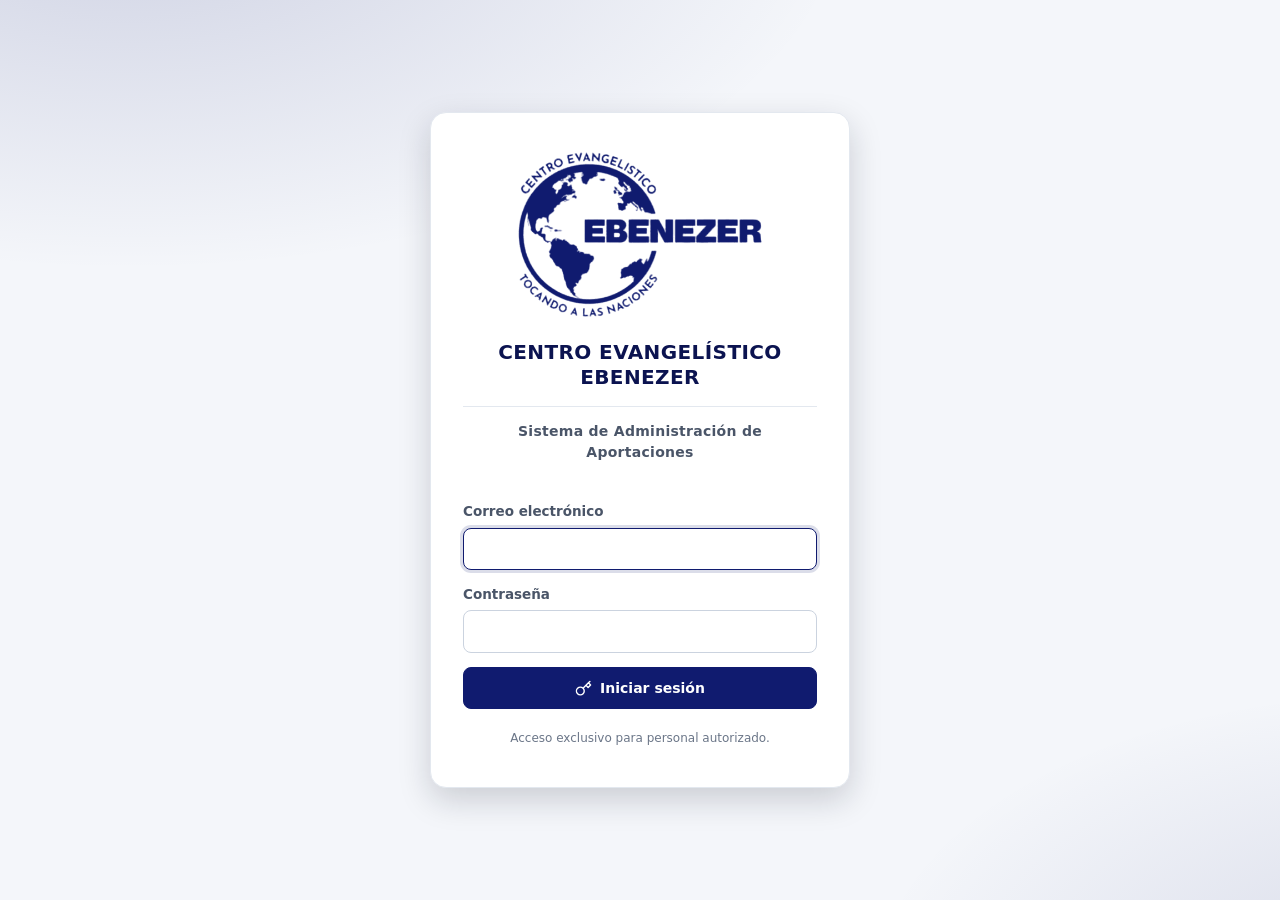
<file: index.html>
<!doctype html>
<html lang="es">
<head>
  <meta charset="utf-8">
  <meta name="viewport" content="width=device-width, initial-scale=1">
  <meta http-equiv="Content-Security-Policy" content="default-src 'self'; script-src 'self'; style-src 'self' 'unsafe-inline'; img-src 'self' data: blob: https://*.supabase.co; connect-src 'self' https://*.supabase.co wss://*.supabase.co; frame-src 'self' blob:; object-src 'self' blob:; base-uri 'self'; form-action 'self'">
  <meta name="referrer" content="no-referrer">
  <meta name="robots" content="noindex, nofollow">
  <title>Sistema de Administración de Aportaciones · Centro Evangelístico Ebenezer</title>
  <link rel="icon" href="assets/icono.png" type="image/png">
  <link rel="stylesheet" href="css/styles.css">
  <script src="vendor/supabase.js"></script>
  <script src="vendor/jspdf.umd.min.js"></script>
  <script src="vendor/jspdf.plugin.autotable.min.js"></script>
  <script type="module" src="js/app.js"></script>
</head>
<body>
  <div id="app" aria-live="polite">
    <div class="pantalla-carga"><div class="spinner" aria-hidden="true"></div><p>Cargando…</p></div>
  </div>
  <div id="avisos" class="avisos" role="status" aria-live="polite"></div>
</body>
</html>
</file>
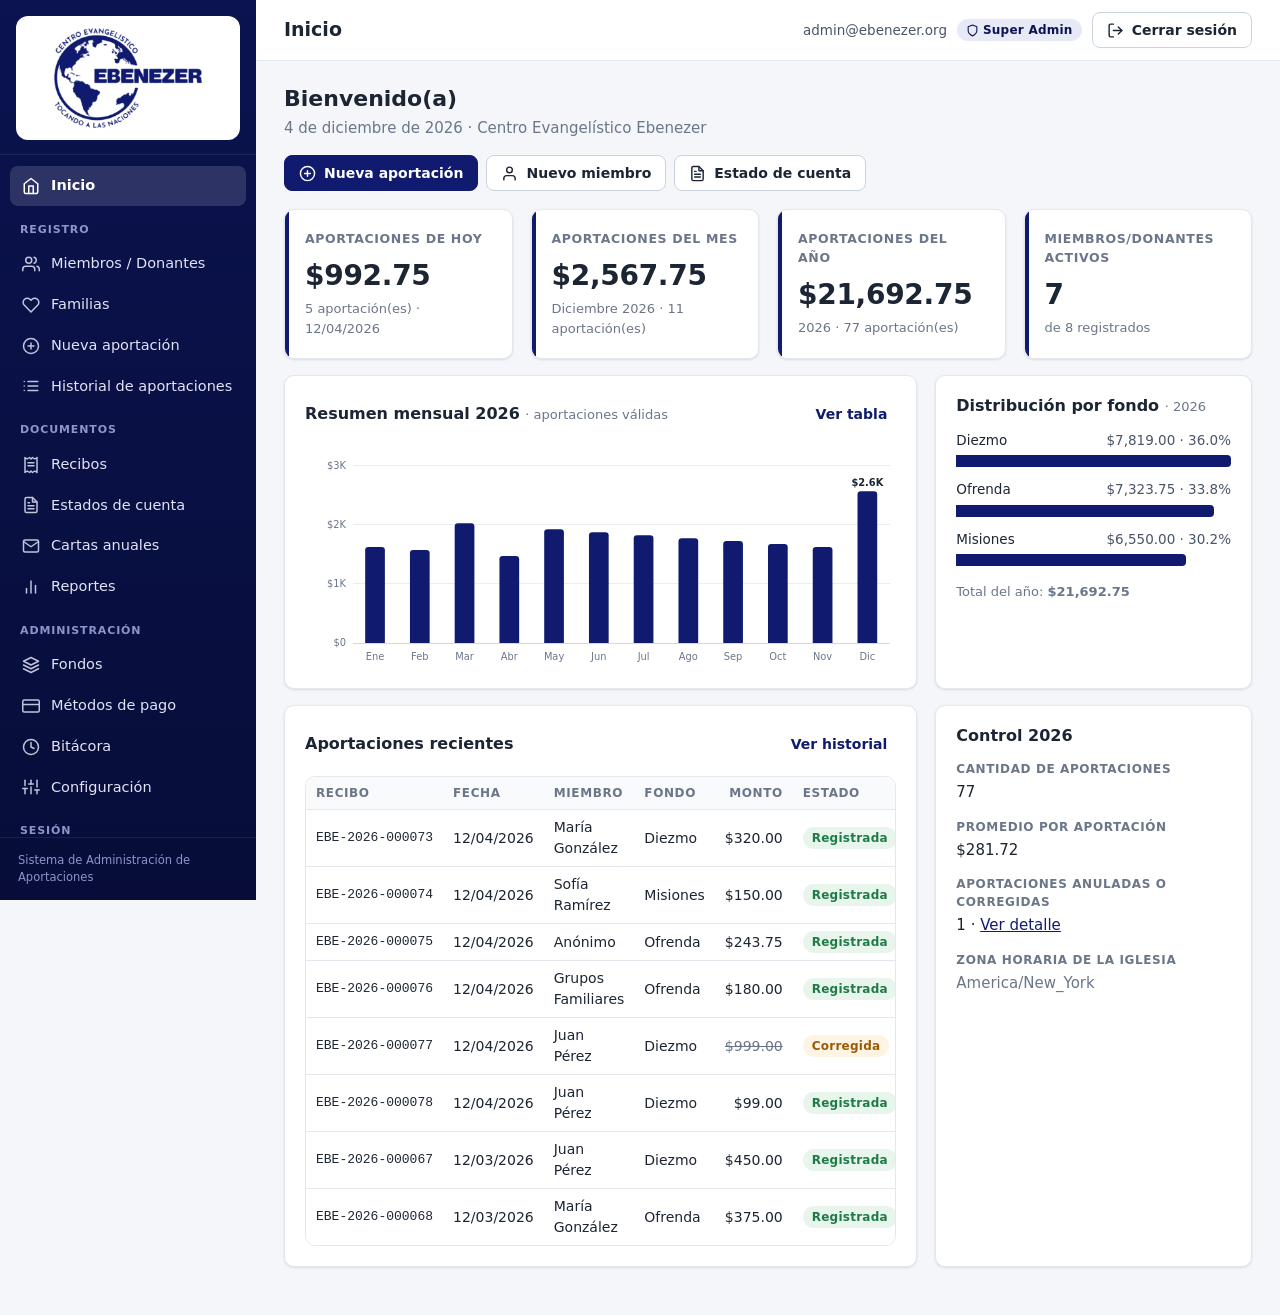
<file: tests/demo.html>
<!doctype html>
<html lang="es">
<head>
  <meta charset="utf-8">
  <meta name="viewport" content="width=device-width, initial-scale=1">
  <base href="../">
  <meta http-equiv="Content-Security-Policy" content="default-src 'self'; script-src 'self'; style-src 'self' 'unsafe-inline'; img-src 'self' data: blob: https://*.supabase.co; connect-src 'self' https://*.supabase.co wss://*.supabase.co; frame-src 'self' blob:; object-src 'self' blob:; base-uri 'self'; form-action 'self'">
  <title>DEMO (datos simulados) · Sistema de Administración de Aportaciones</title>
  <link rel="stylesheet" href="css/styles.css">
  <script src="tests/captura.js"></script>
  <script src="vendor/supabase.js"></script>
  <script src="vendor/jspdf.umd.min.js"></script>
  <script src="vendor/jspdf.plugin.autotable.min.js"></script>
  <script src="tests/mock-supabase.js"></script>
  <script type="module" src="js/app.js"></script>
</head>
<body>
  <div id="app"><div class="pantalla-carga"><div class="spinner"></div><p>Cargando…</p></div></div>
  <div id="avisos" class="avisos" role="status" aria-live="polite"></div>
</body>
</html>
</file>
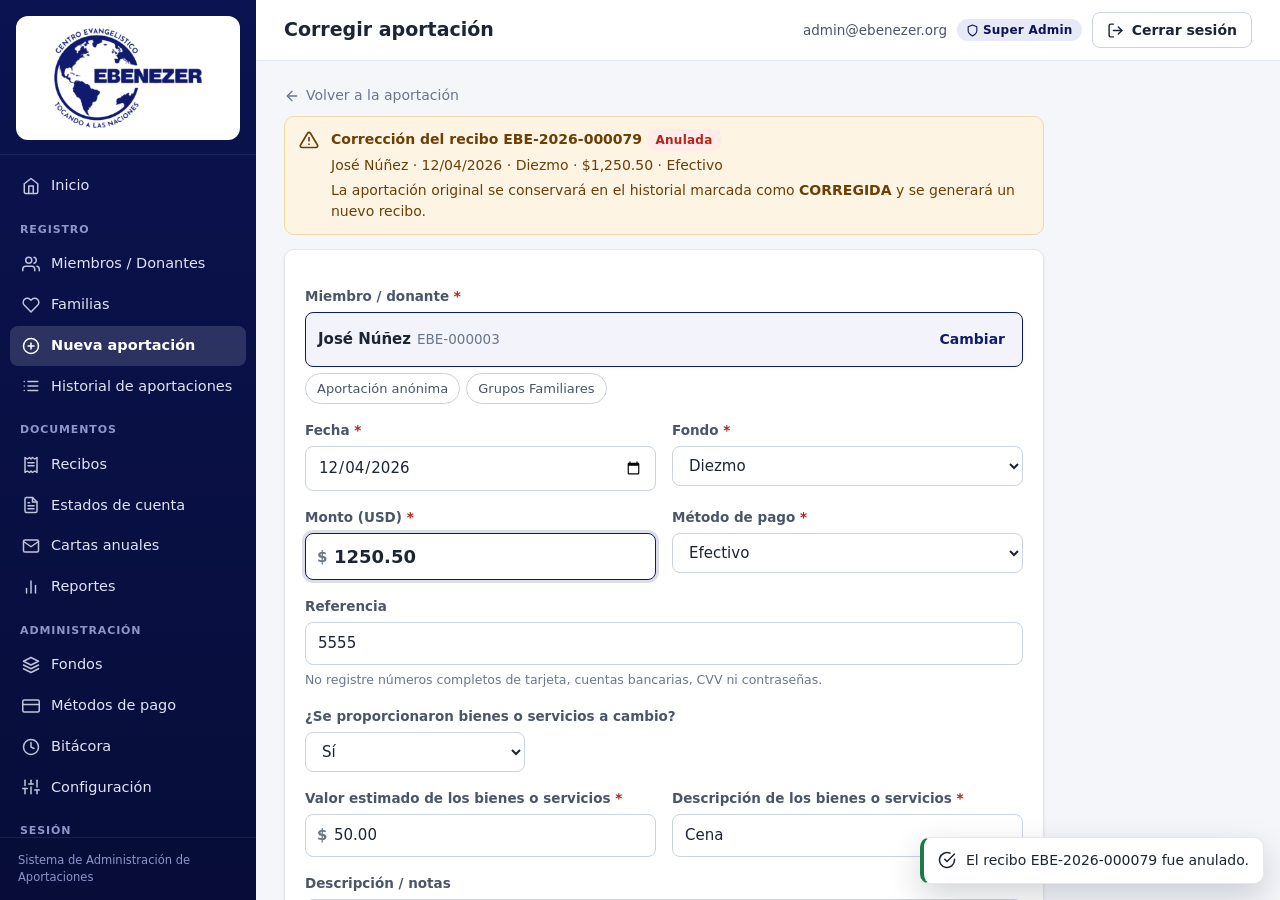
<file: tests/escenario.html>
<!doctype html>
<html lang="es">
<head>
  <meta charset="utf-8">
  <meta name="viewport" content="width=device-width, initial-scale=1">
  <base href="../">
  <meta http-equiv="Content-Security-Policy" content="default-src 'self'; script-src 'self'; style-src 'self' 'unsafe-inline'; img-src 'self' data: blob: https://*.supabase.co; connect-src 'self' https://*.supabase.co wss://*.supabase.co; frame-src 'self' blob:; object-src 'self' blob:; base-uri 'self'; form-action 'self'">
  <title>ESCENARIO DE PRUEBA · Sistema de Administración de Aportaciones</title>
  <link rel="stylesheet" href="css/styles.css">
  <script src="tests/captura.js"></script>
  <script src="vendor/supabase.js"></script>
  <script src="vendor/jspdf.umd.min.js"></script>
  <script src="vendor/jspdf.plugin.autotable.min.js"></script>
  <script src="tests/mock-supabase.js"></script>
  <script src="tests/escenario.js"></script>
  <script type="module" src="js/app.js"></script>
</head>
<body>
  <div id="app"><div class="pantalla-carga"><div class="spinner"></div><p>Cargando…</p></div></div>
  <div id="avisos" class="avisos" role="status" aria-live="polite"></div>
</body>
</html>
</file>
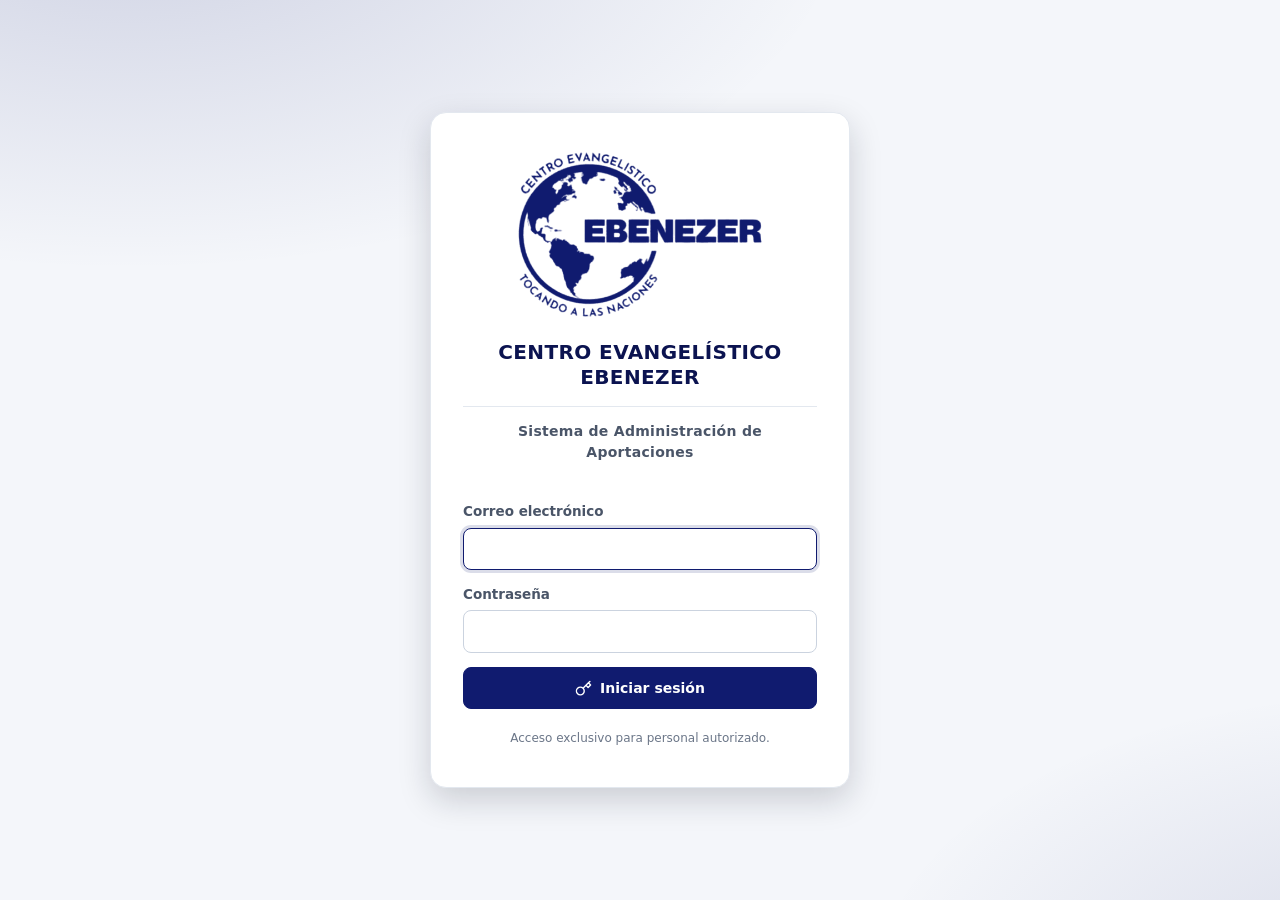
<file: tests/real.html>
<!doctype html>
<html lang="es">
<head>
  <meta charset="utf-8">
  <meta name="viewport" content="width=device-width, initial-scale=1">
  <meta http-equiv="Content-Security-Policy" content="default-src 'self'; script-src 'self'; style-src 'self' 'unsafe-inline'; img-src 'self' data: blob: https://*.supabase.co; connect-src 'self' https://*.supabase.co wss://*.supabase.co; frame-src 'self' blob:; object-src 'self' blob:; base-uri 'self'; form-action 'self'">
  <meta name="referrer" content="no-referrer">
  <meta name="robots" content="noindex, nofollow">
  <title>Sistema de Administración de Aportaciones · Centro Evangelístico Ebenezer</title>
  <link rel="icon" href="assets/icono.png" type="image/png">
  <base href="../">
  <link rel="stylesheet" href="css/styles.css">
  <script src="tests/captura.js"></script>
  <script src="vendor/supabase.js"></script>
  <script src="vendor/jspdf.umd.min.js"></script>
  <script src="vendor/jspdf.plugin.autotable.min.js"></script>
  <script type="module" src="js/app.js"></script>
</head>
<body>
  <div id="app" aria-live="polite">
    <div class="pantalla-carga"><div class="spinner" aria-hidden="true"></div><p>Cargando…</p></div>
  </div>
  <div id="avisos" class="avisos" role="status" aria-live="polite"></div>
</body>
</html>
</file>
<file: css/styles.css>
/* =====================================================================
   Sistema de Administración de Aportaciones
   Centro Evangelístico Ebenezer — "Tocando a las Naciones"
   ===================================================================== */

:root {
  /* Azul institucional: tomado del logo oficial (#101B6F) */
  --azul: #101b6f;
  --azul-oscuro: #0b1452;
  --azul-profundo: #0b1350;
  --azul-claro: #e7e9f6;
  --azul-50: #f3f4fb;

  --fondo: #f4f6fa;
  --superficie: #ffffff;
  --borde: #e3e8ef;
  --borde-fuerte: #cbd3df;
  --rejilla: #e6eaf0;

  --texto: #1c2533;
  --texto-2: #4a5568;
  --texto-3: #6b7688;

  --verde: #1e7b45;
  --verde-claro: #e7f5ec;
  --rojo: #b42318;
  --rojo-claro: #fdecea;
  --ambar: #9a5b06;
  --ambar-claro: #fef4e4;

  --radio: 10px;
  --radio-sm: 6px;
  --sombra: 0 1px 2px rgba(16, 24, 40, .05), 0 1px 3px rgba(16, 24, 40, .07);
  --sombra-lg: 0 12px 32px rgba(16, 24, 40, .18);
  --ancho-menu: 256px;

  --fuente: "Segoe UI", system-ui, -apple-system, "Helvetica Neue", Arial, sans-serif;
  color-scheme: light;
}

*, *::before, *::after { box-sizing: border-box; }
html, body { height: 100%; }
body {
  margin: 0;
  font-family: var(--fuente);
  font-size: 15px;
  line-height: 1.5;
  color: var(--texto);
  background: var(--fondo);
  -webkit-font-smoothing: antialiased;
}
img { max-width: 100%; }
[hidden] { display: none !important; }
a { color: var(--azul); }
h1, h2, h3, h4 { margin: 0; line-height: 1.25; }
button, input, select, textarea { font: inherit; color: inherit; }
:focus-visible { outline: 2px solid var(--azul); outline-offset: 2px; }

.sr-only {
  position: absolute; width: 1px; height: 1px; padding: 0; margin: -1px;
  overflow: hidden; clip: rect(0, 0, 0, 0); white-space: nowrap; border: 0;
}

/* ---------------------------------------------------------------------
   Carga
   --------------------------------------------------------------------- */
.pantalla-carga {
  min-height: 100vh; display: flex; flex-direction: column; gap: 12px;
  align-items: center; justify-content: center; color: var(--texto-3);
}
.spinner {
  width: 32px; height: 32px; border-radius: 50%;
  border: 3px solid var(--azul-claro); border-top-color: var(--azul);
  animation: girar .8s linear infinite;
}
.spinner.sm { width: 18px; height: 18px; border-width: 2px; }
@keyframes girar { to { transform: rotate(360deg); } }
.cargando { display: flex; align-items: center; gap: 10px; padding: 32px; color: var(--texto-3); justify-content: center; }

/* ---------------------------------------------------------------------
   Inicio de sesión
   --------------------------------------------------------------------- */
.login {
  min-height: 100vh; display: grid; place-items: center; padding: 24px 16px;
  background:
    radial-gradient(1200px 600px at 10% -10%, rgba(16, 27, 111, .16), transparent 60%),
    radial-gradient(900px 500px at 110% 110%, rgba(16, 27, 111, .12), transparent 60%),
    var(--fondo);
}
.login-tarjeta {
  width: 100%; max-width: 420px; background: var(--superficie);
  border: 1px solid var(--borde); border-radius: 16px; box-shadow: var(--sombra-lg);
  padding: 36px 32px 28px;
}
.login-marca { text-align: center; margin-bottom: 24px; }
.login-marca img { width: 250px; max-width: 100%; max-height: 180px; object-fit: contain; }
.login-marca h1 {
  margin-top: 14px; font-size: 20px; letter-spacing: .02em; text-transform: uppercase; color: var(--azul-profundo);
}
.login-marca .lema { margin: 2px 0 0; color: var(--azul); font-style: italic; }
.login-marca .sistema {
  margin: 16px 0 0; padding-top: 14px; border-top: 1px solid var(--borde);
  font-weight: 600; color: var(--texto-2); font-size: 14px; letter-spacing: .02em;
}
.login form { display: grid; gap: 14px; }
.login .btn { width: 100%; justify-content: center; padding: 11px 16px; }
.login-pie { margin-top: 20px; text-align: center; font-size: 12px; color: var(--texto-3); }

/* ---------------------------------------------------------------------
   Estructura principal
   --------------------------------------------------------------------- */
.estructura { display: flex; min-height: 100vh; }

.menu {
  position: fixed; inset: 0 auto 0 0; width: var(--ancho-menu); z-index: 40;
  background: linear-gradient(180deg, var(--azul-profundo), #070d38);
  color: #e1e4f5; display: flex; flex-direction: column;
  padding-top: env(safe-area-inset-top, 0px);
  transition: transform .2s ease;
}
.menu-marca { padding: 16px 16px 14px; border-bottom: 1px solid rgba(255, 255, 255, .08); }
.menu .menu-logo, .menu .menu-logo:hover { display: block; background: #fff; border-radius: 12px; padding: 10px 14px; margin: 0; }
.menu-logo img { display: block; width: 100%; max-height: 104px; object-fit: contain; margin: 0 auto; }
.menu nav { flex: 1; overflow-y: auto; padding: 10px 10px 16px; }
.menu-seccion {
  margin: 16px 10px 6px; font-size: 11px; font-weight: 700; letter-spacing: .08em;
  text-transform: uppercase; color: #8d95cb;
}
.menu a {
  display: flex; align-items: center; gap: 11px; padding: 9px 12px; margin: 1px 0;
  border-radius: 8px; color: #e1e4f5; text-decoration: none; font-size: 14.5px;
}
.menu a svg { width: 18px; height: 18px; flex: none; opacity: .85; }
.menu a:hover { background: rgba(255, 255, 255, .07); color: #fff; }
.menu a.activo { background: rgba(255, 255, 255, .14); color: #fff; font-weight: 600; }
.menu a.activo svg { opacity: 1; }
.menu-pie {
  padding: 14px 18px calc(14px + env(safe-area-inset-bottom, 0px));
  border-top: 1px solid rgba(255, 255, 255, .08); font-size: 11.5px; color: #8d95cb;
}

.principal { flex: 1; min-width: 0; margin-left: var(--ancho-menu); display: flex; flex-direction: column; }
.barra {
  position: sticky; top: 0; z-index: 30; display: flex; align-items: center; gap: 12px;
  padding: 12px 28px; background: rgba(255, 255, 255, .94); backdrop-filter: blur(6px);
  border-bottom: 1px solid var(--borde);
}
.barra h1 { font-size: 19px; font-weight: 650; flex: 1; min-width: 0; overflow: hidden; text-overflow: ellipsis; white-space: nowrap; }
.barra-usuario { display: flex; align-items: center; gap: 10px; font-size: 13.5px; color: var(--texto-2); }
.barra-usuario .correo { max-width: 220px; overflow: hidden; text-overflow: ellipsis; white-space: nowrap; }
.barra .boton-menu { display: none; }
.contenido { padding: 24px 28px 48px; width: 100%; max-width: 1320px; }

.velo-menu { display: none; }

@media (max-width: 1080px) {
  .menu { transform: translateX(-100%); }
  .menu.abierto { transform: translateX(0); box-shadow: var(--sombra-lg); }
  .velo-menu.visible { display: block; position: fixed; inset: 0; background: rgba(11, 19, 80, .35); z-index: 35; }
  .principal { margin-left: 0; }
  .barra .boton-menu { display: inline-flex; }
  .barra { padding: 10px 16px; }
  .contenido { padding: 18px 16px 40px; }
}
@media (max-width: 640px) {
  .barra-usuario .correo, .barra-usuario .insignia { display: none; }
  .barra h1 { font-size: 17px; }
}

/* ---------------------------------------------------------------------
   Botones
   --------------------------------------------------------------------- */
.btn {
  display: inline-flex; align-items: center; gap: 8px; padding: 8px 14px;
  border-radius: 8px; border: 1px solid var(--borde-fuerte); background: var(--superficie);
  color: var(--texto); font-weight: 600; font-size: 14px; line-height: 1.3; cursor: pointer;
  text-decoration: none; white-space: nowrap; transition: background .15s, border-color .15s, box-shadow .15s;
}
.btn svg { width: 17px; height: 17px; flex: none; }
.btn:hover { background: var(--azul-50); border-color: var(--azul); }
.btn:disabled { opacity: .55; cursor: not-allowed; }
.btn-primario { background: var(--azul); border-color: var(--azul); color: #fff; }
.btn-primario:hover { background: var(--azul-oscuro); border-color: var(--azul-oscuro); }
.btn-peligro { background: var(--rojo); border-color: var(--rojo); color: #fff; }
.btn-peligro:hover { background: #912018; border-color: #912018; }
.btn-peligro-suave { color: var(--rojo); border-color: #f1b8b3; }
.btn-peligro-suave:hover { background: var(--rojo-claro); border-color: var(--rojo); }
.btn-texto { border-color: transparent; background: transparent; color: var(--azul); padding-inline: 8px; }
.btn-texto:hover { background: var(--azul-50); border-color: transparent; }
.btn-grande { padding: 12px 22px; font-size: 15px; }
.btn-icono { padding: 7px; }
.btn-bloque { width: 100%; justify-content: center; }

.acciones { display: flex; flex-wrap: wrap; gap: 8px; align-items: center; }
.acciones.derecha { justify-content: flex-end; }

/* ---------------------------------------------------------------------
   Tarjetas y encabezados
   --------------------------------------------------------------------- */
.tarjeta {
  background: var(--superficie); border: 1px solid var(--borde); border-radius: var(--radio);
  box-shadow: var(--sombra); padding: 20px;
}
.tarjeta + .tarjeta { margin-top: 18px; }
.tarjeta-titulo { display: flex; align-items: center; justify-content: space-between; gap: 12px; flex-wrap: wrap; margin-bottom: 14px; }
.tarjeta-titulo h2, .tarjeta-titulo h3 { font-size: 16px; font-weight: 650; }
.tarjeta-titulo .sub { color: var(--texto-3); font-size: 13px; font-weight: 400; }
.cabecera { display: flex; align-items: flex-start; justify-content: space-between; gap: 16px; flex-wrap: wrap; margin-bottom: 18px; }
.cabecera h2 { font-size: 22px; }
.cabecera p { margin: 4px 0 0; color: var(--texto-3); }
.seccion-titulo { font-size: 13px; font-weight: 700; letter-spacing: .06em; text-transform: uppercase; color: var(--texto-3); margin: 22px 0 10px; }
.volver { display: inline-flex; align-items: center; gap: 6px; color: var(--texto-3); text-decoration: none; font-size: 14px; margin-bottom: 10px; }
.volver svg { width: 16px; height: 16px; }
.volver:hover { color: var(--azul); }

.rejilla { display: grid; gap: 18px; }
.rejilla > .tarjeta + .tarjeta, .rejilla > * + .tarjeta { margin-top: 0; }
.rejilla-2 { grid-template-columns: repeat(2, minmax(0, 1fr)); }
.rejilla-3 { grid-template-columns: repeat(3, minmax(0, 1fr)); }
.rejilla-4 { grid-template-columns: repeat(4, minmax(0, 1fr)); }
.rejilla-2-1 { grid-template-columns: minmax(0, 2fr) minmax(0, 1fr); }
@media (max-width: 1180px) { .rejilla-4 { grid-template-columns: repeat(2, minmax(0, 1fr)); } }
@media (max-width: 900px) {
  .rejilla-2, .rejilla-3, .rejilla-2-1 { grid-template-columns: minmax(0, 1fr); }
}
@media (max-width: 520px) { .rejilla-4 { grid-template-columns: minmax(0, 1fr); } }

/* ---------------------------------------------------------------------
   Indicadores (stat tiles)
   --------------------------------------------------------------------- */
.indicador { position: relative; overflow: hidden; }
.indicador .etiqueta { font-size: 12.5px; font-weight: 700; letter-spacing: .05em; text-transform: uppercase; color: var(--texto-3); }
.indicador .valor { margin-top: 6px; font-size: 28px; font-weight: 650; color: var(--texto); letter-spacing: -.01em; }
.indicador .detalle { margin-top: 2px; font-size: 13px; color: var(--texto-3); }
.indicador::before {
  content: ""; position: absolute; inset: 0 auto 0 0; width: 4px; background: var(--azul);
}

/* ---------------------------------------------------------------------
   Formularios
   --------------------------------------------------------------------- */
.campo { display: grid; gap: 6px; min-width: 0; align-content: start; }
.campo > label, .etiqueta-campo { font-size: 13.5px; font-weight: 600; color: var(--texto-2); }
.campo .ayuda { font-size: 12.5px; color: var(--texto-3); }
.campo .error-campo { font-size: 12.5px; color: var(--rojo); }
.requerido::after { content: " *"; color: var(--rojo); }
.entrada, select.entrada, textarea.entrada {
  width: 100%; padding: 9px 12px; border: 1px solid var(--borde-fuerte); border-radius: 8px;
  background: #fff; min-height: 40px; transition: border-color .15s, box-shadow .15s;
}
textarea.entrada { min-height: 90px; resize: vertical; line-height: 1.5; }
.entrada:focus { outline: none; border-color: var(--azul); box-shadow: 0 0 0 3px rgba(16, 27, 111, .15); }
.entrada[aria-invalid="true"] { border-color: var(--rojo); box-shadow: 0 0 0 3px rgba(180, 35, 24, .1); }
.entrada:disabled { background: var(--fondo); color: var(--texto-3); }
.entrada-grande { font-size: 18px; font-weight: 600; min-height: 46px; }
.con-prefijo { position: relative; }
.con-prefijo .prefijo { position: absolute; left: 12px; top: 50%; transform: translateY(-50%); color: var(--texto-3); font-weight: 600; pointer-events: none; }
.con-prefijo .entrada { padding-left: 28px; }
.formulario { display: grid; gap: 16px; }
.fila-campos { display: grid; gap: 16px; grid-template-columns: repeat(auto-fit, minmax(200px, 1fr)); }
.casilla { display: inline-flex; align-items: center; gap: 8px; cursor: pointer; font-size: 14px; }
.casilla input { width: 17px; height: 17px; accent-color: var(--azul); }

.filtros {
  display: flex; flex-wrap: wrap; gap: 12px; align-items: flex-end;
  padding: 14px 16px; background: var(--superficie); border: 1px solid var(--borde);
  border-radius: var(--radio); margin-bottom: 16px;
}
.filtros .campo { flex: 1 1 160px; }
.filtros .campo.ancho { flex: 2 1 260px; }
.filtros .campo label { font-size: 12.5px; }
.filtros .entrada { min-height: 38px; padding: 7px 10px; }
.rapidos { display: flex; flex-wrap: wrap; gap: 6px; }
.chip {
  padding: 5px 11px; border-radius: 999px; border: 1px solid var(--borde-fuerte); background: #fff;
  font-size: 13px; cursor: pointer; color: var(--texto-2);
}
.chip:hover { border-color: var(--azul); color: var(--azul); }
.chip.activo { background: var(--azul); border-color: var(--azul); color: #fff; }

/* Selector de miembro */
.selector { position: relative; }
.selector-lista {
  position: absolute; z-index: 20; left: 0; right: 0; top: calc(100% + 4px);
  background: #fff; border: 1px solid var(--borde-fuerte); border-radius: 8px; box-shadow: var(--sombra-lg);
  max-height: 320px; overflow-y: auto; padding: 4px;
}
.selector-opcion {
  display: flex; justify-content: space-between; gap: 10px; padding: 8px 10px; border-radius: 6px; cursor: pointer;
}
.selector-opcion:hover, .selector-opcion.activa { background: var(--azul-claro); }
.selector-opcion small { color: var(--texto-3); white-space: nowrap; }
.selector-vacio { padding: 10px; color: var(--texto-3); font-size: 14px; }
.selector-elegido {
  display: flex; align-items: center; justify-content: space-between; gap: 10px;
  padding: 8px 8px 8px 12px; border: 1px solid var(--azul); background: var(--azul-50); border-radius: 8px; min-height: 40px;
}
.selector-elegido strong { font-weight: 650; }
.selector-elegido .num { color: var(--texto-3); font-size: 13.5px; margin-left: 6px; }

/* ---------------------------------------------------------------------
   Tablas
   --------------------------------------------------------------------- */
.tabla-contenedor { overflow-x: auto; border: 1px solid var(--borde); border-radius: var(--radio); background: #fff; }
.tabla { width: 100%; border-collapse: collapse; font-size: 14px; }
.tabla th {
  text-align: left; font-size: 12px; font-weight: 700; letter-spacing: .05em; text-transform: uppercase;
  color: var(--texto-3); background: #f8fafc; padding: 10px 12px; border-bottom: 1px solid var(--borde); white-space: nowrap;
}
.tabla td { padding: 10px 12px; border-bottom: 1px solid var(--borde); vertical-align: middle; }
.tabla tbody tr:last-child td { border-bottom: 0; }
.tabla tbody tr.clic { cursor: pointer; }
.tabla tbody tr.clic:hover td { background: var(--azul-50); }
.tabla tfoot td { font-weight: 700; background: #f8fafc; border-top: 2px solid var(--borde-fuerte); border-bottom: 0; }
.tabla .num, .tabla .dinero { text-align: right; font-variant-numeric: tabular-nums; white-space: nowrap; }
.tabla .nowrap { white-space: nowrap; }
.tabla .tenue { color: var(--texto-3); }
.tabla .tachado { text-decoration: line-through; color: var(--texto-3); }
.tabla-vacia { padding: 36px 16px; text-align: center; color: var(--texto-3); }
.tabla-compacta td, .tabla-compacta th { padding: 7px 10px; }
.mono { font-family: Consolas, "SFMono-Regular", Menlo, monospace; font-size: 13px; }

.paginacion { display: flex; align-items: center; justify-content: space-between; gap: 12px; flex-wrap: wrap; margin-top: 12px; color: var(--texto-3); font-size: 13.5px; }

/* ---------------------------------------------------------------------
   Insignias y avisos
   --------------------------------------------------------------------- */
.insignia {
  display: inline-flex; align-items: center; gap: 4px; padding: 2px 9px; border-radius: 999px;
  font-size: 12px; font-weight: 700; letter-spacing: .02em; white-space: nowrap;
  background: var(--azul-claro); color: var(--azul-oscuro);
}
.insignia.verde { background: var(--verde-claro); color: var(--verde); }
.insignia.rojo { background: var(--rojo-claro); color: var(--rojo); }
.insignia.ambar { background: var(--ambar-claro); color: var(--ambar); }
.insignia.gris { background: #eef1f5; color: var(--texto-2); }
.insignia svg { width: 13px; height: 13px; }

.alerta {
  display: flex; gap: 12px; padding: 12px 14px; border-radius: var(--radio);
  border: 1px solid; font-size: 14px; align-items: flex-start;
}
.alerta svg { width: 20px; height: 20px; flex: none; margin-top: 1px; }
.alerta p { margin: 0; }
.alerta p + p { margin-top: 4px; }
.alerta.info { background: var(--azul-50); border-color: #c3c8ea; color: var(--azul-profundo); }
.alerta.exito { background: var(--verde-claro); border-color: #b5e0c4; color: #14532d; }
.alerta.error { background: var(--rojo-claro); border-color: #f5c2bd; color: #7a1a12; }
.alerta.advertencia { background: var(--ambar-claro); border-color: #f4d7a6; color: #6b3f05; }
.alerta + .alerta, .alerta + .tarjeta, .tarjeta + .alerta { margin-top: 14px; }

/* Avisos flotantes */
.avisos {
  position: fixed; right: 16px; bottom: calc(16px + env(safe-area-inset-bottom, 0px)); z-index: 100;
  display: grid; gap: 8px; max-width: min(420px, calc(100vw - 32px));
}
.aviso {
  display: flex; gap: 10px; align-items: flex-start; padding: 12px 14px; border-radius: 10px;
  background: #fff; border: 1px solid var(--borde); box-shadow: var(--sombra-lg); font-size: 14px;
  border-left: 4px solid var(--verde); animation: entrar .18s ease-out;
}
.aviso.error { border-left-color: var(--rojo); }
.aviso.info { border-left-color: var(--azul); }
.aviso svg { width: 18px; height: 18px; flex: none; margin-top: 1px; }
@keyframes entrar { from { transform: translateY(8px); opacity: 0; } }

/* ---------------------------------------------------------------------
   Ventanas modales
   --------------------------------------------------------------------- */
.modal-fondo {
  position: fixed; inset: 0; z-index: 80; background: rgba(10, 16, 56, .45);
  display: flex; align-items: flex-start; justify-content: center; padding: 6vh 16px 16px; overflow-y: auto;
  animation: aparecer .15s ease-out;
}
@keyframes aparecer { from { opacity: 0; } }
.modal {
  width: 100%; max-width: 560px; background: #fff; border-radius: 14px; box-shadow: var(--sombra-lg);
  display: flex; flex-direction: column; max-height: 88vh;
}
.modal.ancho { max-width: 980px; }
.modal-cabecera { display: flex; align-items: center; justify-content: space-between; gap: 12px; padding: 16px 20px; border-bottom: 1px solid var(--borde); }
.modal-cabecera h2 { font-size: 17px; }
.modal-cuerpo { padding: 18px 20px; overflow-y: auto; }
.modal-pie { display: flex; justify-content: flex-end; flex-wrap: wrap; gap: 8px; padding: 14px 20px; border-top: 1px solid var(--borde); background: #fafbfd; border-radius: 0 0 14px 14px; }
.visor-pdf { width: 100%; height: 68vh; border: 1px solid var(--borde); border-radius: 8px; background: #525659; }

/* ---------------------------------------------------------------------
   Listas de datos
   --------------------------------------------------------------------- */
.datos { display: grid; grid-template-columns: repeat(auto-fit, minmax(210px, 1fr)); gap: 14px 24px; margin: 0; }
.datos div { min-width: 0; }
.datos dt { font-size: 12px; font-weight: 700; letter-spacing: .05em; text-transform: uppercase; color: var(--texto-3); }
.datos dd { margin: 3px 0 0; overflow-wrap: anywhere; }

.linea-tiempo { list-style: none; margin: 0; padding: 0; }
.linea-tiempo li { position: relative; padding: 0 0 16px 22px; border-left: 2px solid var(--borde); margin-left: 6px; }
.linea-tiempo li:last-child { border-left-color: transparent; padding-bottom: 0; }
.linea-tiempo li::before {
  content: ""; position: absolute; left: -7px; top: 3px; width: 12px; height: 12px; border-radius: 50%;
  background: #fff; border: 2px solid var(--azul);
}
.linea-tiempo .cuando { font-size: 12.5px; color: var(--texto-3); }

/* ---------------------------------------------------------------------
   Nueva aportación
   --------------------------------------------------------------------- */
.form-aportacion { max-width: 760px; }
.exito-registro { text-align: center; padding: 28px 20px; }
.exito-registro .icono-exito {
  width: 60px; height: 60px; border-radius: 50%; background: var(--verde-claro); color: var(--verde);
  display: grid; place-items: center; margin: 0 auto 14px;
}
.exito-registro .icono-exito svg { width: 32px; height: 32px; }
.exito-registro h2 { font-size: 21px; }
.exito-registro .recibo-numero {
  display: inline-block; margin: 14px 0 6px; padding: 8px 18px; border-radius: 10px;
  background: var(--azul-50); border: 1px dashed var(--azul); font-size: 22px; font-weight: 700;
  color: var(--azul-profundo); letter-spacing: .03em; font-variant-numeric: tabular-nums;
}
.exito-registro .resumen { color: var(--texto-2); margin: 6px 0 20px; }
.exito-registro .acciones { justify-content: center; }

/* ---------------------------------------------------------------------
   Gráficos del dashboard
   --------------------------------------------------------------------- */
.grafico { position: relative; }
.grafico svg { display: block; width: 100%; height: auto; overflow: visible; }
.grafico .eje { fill: var(--texto-3); font-size: 12px; font-variant-numeric: tabular-nums; }
.grafico .rejilla-linea { stroke: var(--rejilla); stroke-width: 1; shape-rendering: crispEdges; }
.grafico .barra-dato { fill: var(--azul); pointer-events: none; }
.grafico .etiqueta-valor, .grafico .eje { pointer-events: none; }
.grafico .zona-hover { fill: transparent; cursor: default; }
.grafico .zona-hover:hover, .grafico .zona-hover:focus { fill: rgba(16, 27, 111, .06); outline: none; }
.grafico .etiqueta-valor { fill: var(--texto); font-size: 12px; font-weight: 600; }
.tooltip {
  position: absolute; pointer-events: none; z-index: 5; background: #fff; border: 1px solid var(--borde);
  box-shadow: var(--sombra-lg); border-radius: 8px; padding: 8px 10px; font-size: 13px; white-space: nowrap;
  transform: translate(-50%, calc(-100% - 10px));
}
.tooltip strong { display: block; font-size: 12px; color: var(--texto-3); font-weight: 600; }

.barras-h { display: grid; gap: 12px; }
.barra-h .fila-texto { display: flex; justify-content: space-between; gap: 10px; font-size: 13.5px; margin-bottom: 5px; }
.barra-h .fila-texto span:last-child { font-variant-numeric: tabular-nums; color: var(--texto-2); white-space: nowrap; }
.barra-h .pista { height: 12px; }
.barra-h .relleno { height: 12px; background: var(--azul); border-radius: 0 4px 4px 0; min-width: 2px; }

.vacio {
  padding: 28px 16px; text-align: center; color: var(--texto-3); font-size: 14px;
}

/* ---------------------------------------------------------------------
   Vista previa de documentos (HTML)
   --------------------------------------------------------------------- */
.documento {
  background: #fff; border: 1px solid var(--borde); border-radius: var(--radio); box-shadow: var(--sombra);
  padding: 28px 32px; max-width: 900px;
}
.doc-encabezado { display: flex; gap: 16px; align-items: center; padding-bottom: 14px; border-bottom: 3px solid var(--azul); margin-bottom: 18px; }
.doc-encabezado img { width: 130px; height: 90px; object-fit: contain; flex: none; }
.doc-encabezado h2 { font-size: 18px; text-transform: uppercase; color: var(--azul-profundo); letter-spacing: .02em; }
.doc-encabezado .lema { color: var(--azul); font-style: italic; font-size: 14px; }
.doc-encabezado .datos-inst { font-size: 12.5px; color: var(--texto-3); }
.doc-titulo { font-size: 16px; font-weight: 700; letter-spacing: .04em; text-transform: uppercase; margin-bottom: 12px; }
.doc-total {
  display: flex; justify-content: space-between; align-items: center; margin-top: 14px; padding: 12px 16px;
  background: var(--azul-50); border: 1px solid #c3c8ea; border-radius: 8px; font-weight: 700; font-size: 16px;
}
.doc-total span:last-child { font-size: 20px; color: var(--azul-profundo); font-variant-numeric: tabular-nums; }

/* Pestañas */
.pestanas { display: flex; gap: 4px; border-bottom: 1px solid var(--borde); margin-bottom: 18px; overflow-x: auto; }
.pestana {
  padding: 10px 16px; border: 0; background: none; cursor: pointer; font-weight: 600; color: var(--texto-3);
  border-bottom: 2px solid transparent; margin-bottom: -1px; white-space: nowrap;
}
.pestana:hover { color: var(--azul); }
.pestana.activa { color: var(--azul); border-bottom-color: var(--azul); }

/* Reportes */
.tipos-reporte { display: grid; gap: 6px; }
.tipo-reporte {
  display: flex; gap: 10px; align-items: center; text-align: left; width: 100%;
  padding: 10px 12px; border-radius: 8px; border: 1px solid transparent; background: none; cursor: pointer; color: var(--texto-2);
}
.tipo-reporte svg { width: 17px; height: 17px; flex: none; color: var(--texto-3); }
.tipo-reporte:hover { background: var(--azul-50); }
.tipo-reporte.activo { background: var(--azul-claro); color: var(--azul-profundo); font-weight: 650; border-color: #c3c8ea; }
.tipo-reporte.activo svg { color: var(--azul); }
.reportes-layout { display: grid; grid-template-columns: 250px minmax(0, 1fr); gap: 18px; align-items: start; }
@media (max-width: 900px) {
  .reportes-layout { grid-template-columns: minmax(0, 1fr); }
  .tipos-reporte { grid-template-columns: repeat(auto-fill, minmax(180px, 1fr)); }
}
.resumen-kpi { display: flex; flex-wrap: wrap; gap: 10px 28px; margin-bottom: 14px; }
.resumen-kpi div { min-width: 120px; }
.resumen-kpi dt { font-size: 12px; font-weight: 700; letter-spacing: .05em; text-transform: uppercase; color: var(--texto-3); }
.resumen-kpi dd { margin: 2px 0 0; font-size: 20px; font-weight: 650; }

.diferencias td { vertical-align: top; overflow-wrap: anywhere; }
.diferencias .antes { color: var(--rojo); }
.diferencias .despues { color: var(--verde); }

.logo-preview {
  width: 100%; max-width: 280px; height: 170px; padding: 12px; border: 1px dashed var(--borde-fuerte); border-radius: 12px;
  display: grid; place-items: center; background: #fff; overflow: hidden;
}
.logo-preview img { max-width: 100%; max-height: 100%; object-fit: contain; }

.progreso { height: 8px; background: var(--azul-claro); border-radius: 999px; overflow: hidden; }
.progreso div { height: 100%; background: var(--azul); width: 0; transition: width .2s; }

.texto-tenue { color: var(--texto-3); }
.texto-pequeno { font-size: 13px; }
.mt-0 { margin-top: 0; }
.mt-1 { margin-top: 8px; }
.mt-2 { margin-top: 16px; }
.mt-3 { margin-top: 24px; }
.mb-2 { margin-bottom: 16px; }

/* ---------------------------------------------------------------------
   Impresión (respaldo; los documentos oficiales se imprimen como PDF)
   --------------------------------------------------------------------- */
@media print {
  .menu, .barra, .filtros, .acciones, .avisos, .paginacion, .no-imprimir { display: none !important; }
  .principal { margin: 0; }
  .contenido { padding: 0; max-width: none; }
  body { background: #fff; }
  .tarjeta, .documento, .tabla-contenedor { box-shadow: none; border-color: #ccc; }
}
</file>
